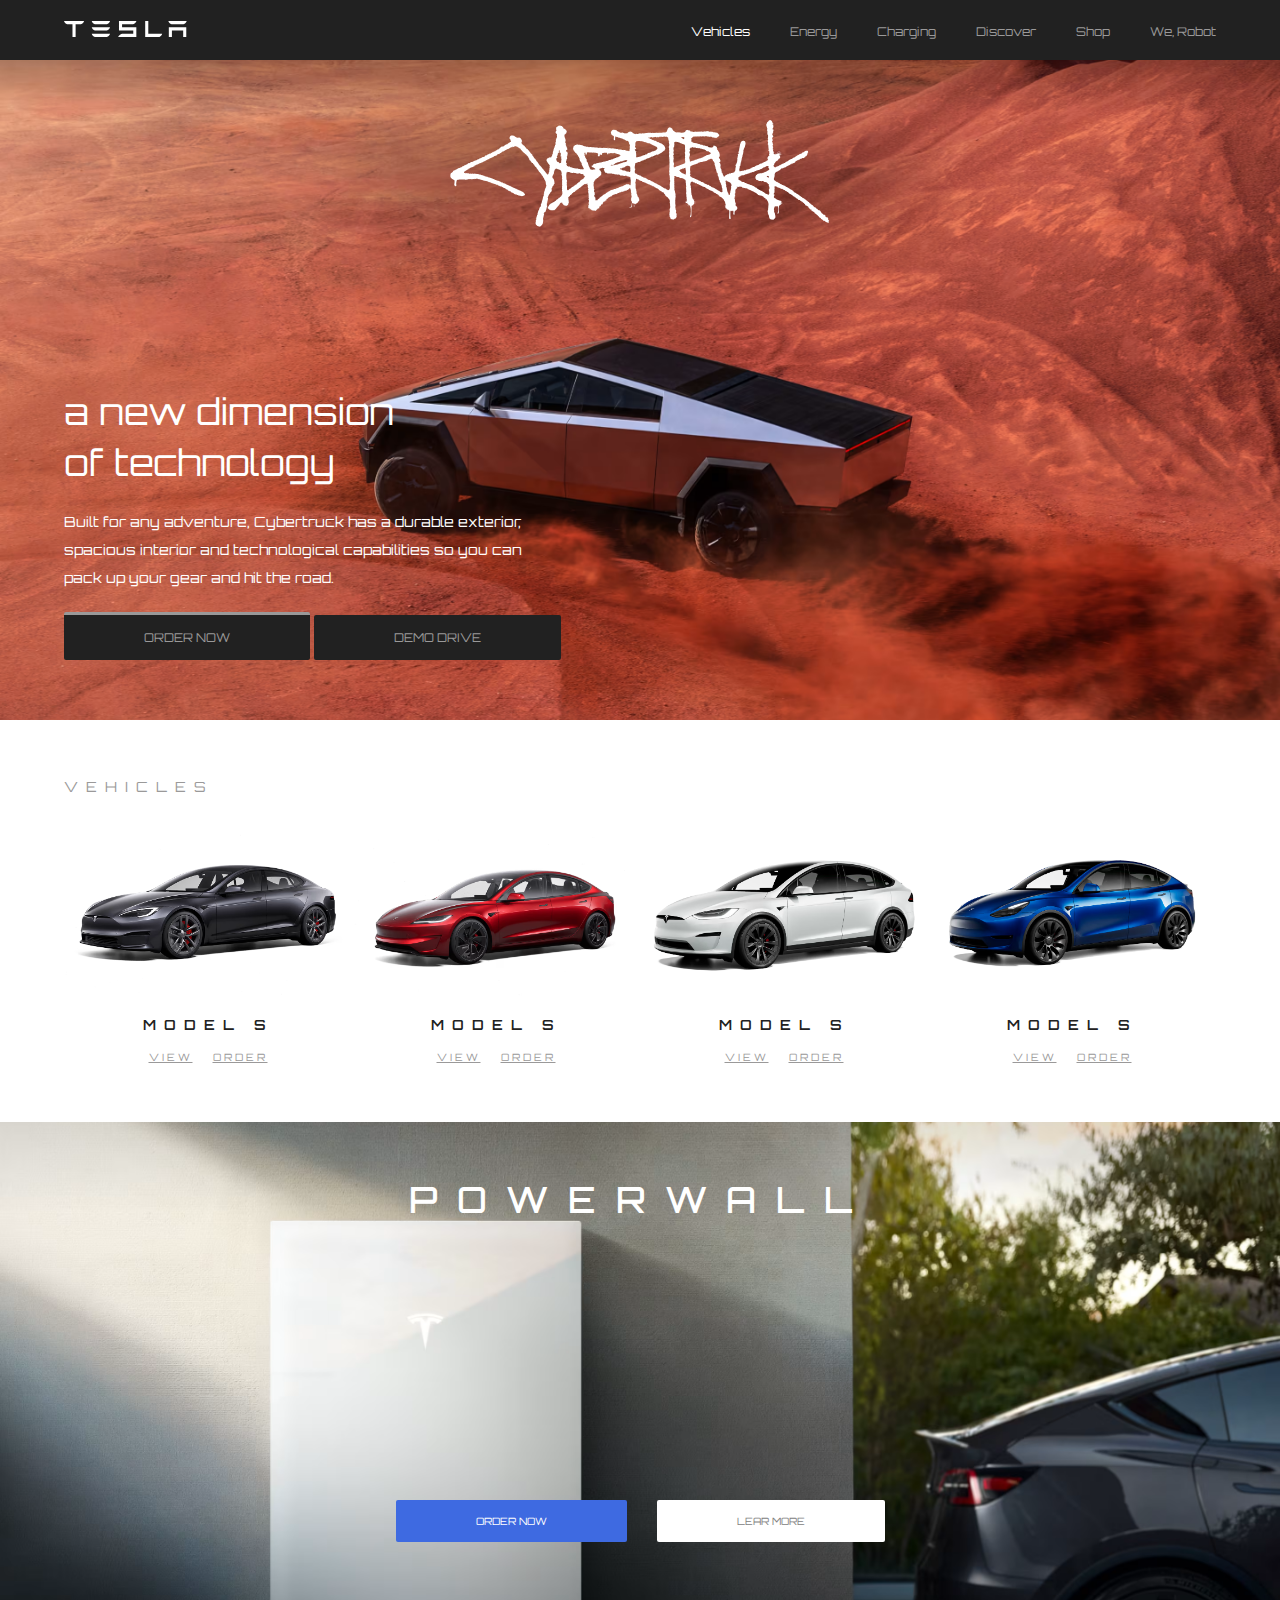
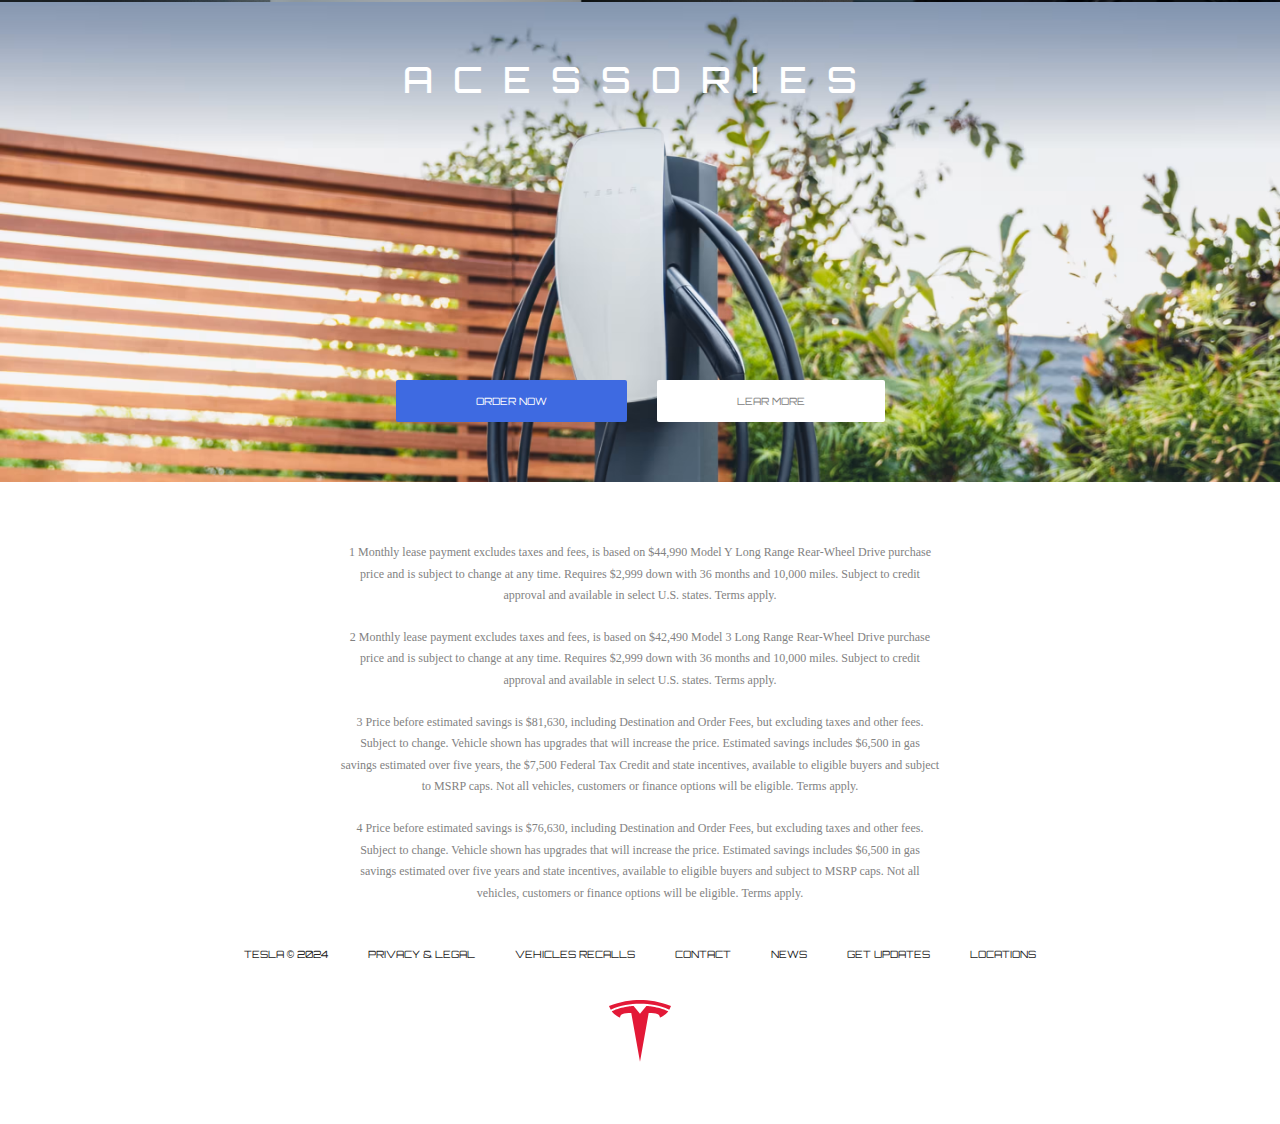
<file: index.html>
<!DOCTYPE html>
<html lang="pt-br">

<head>
    <meta charset="UTF-8">
    <meta name="viewport" content="width=device-width, initial-scale=1.0">
    <title>Tesla</title>
    <link rel="preconnect" href="https://fonts.googleapis.com">
    <link rel="preconnect" href="https://fonts.gstatic.com" crossorigin>
    <link href="https://fonts.googleapis.com/css2?family=Orbitron:wght@400..900&display=swap" rel="stylesheet">
    <link rel="stylesheet" href="css/reset.css">
    <link rel="stylesheet" href="css/style.css">
    <link rel="stylesheet" href="css/responsive.css">
</head>

<body>

    <header>
        <div class="container container-flex">
            <!-- logotipo -->
            <div class="brand">
                <figure>
                    <img src="img/logo-white.svg" alt="Logotipo da Tesla">
                </figure>
            </div>

            <!-- menu -->
            <div class="menu">
                <nav>
                    <ul>
                        <li>
                            <a class="active" href="/">Vehicles</a>
                        </li>
                        <li>
                            <a href="/">Energy</a>
                        </li>
                        <li>
                            <a href="/">Charging</a>
                        </li>
                        <li>
                            <a href="/">Discover</a>
                        </li>
                        <li>
                            <a href="/">Shop</a>
                        </li>
                        <li>
                            <a href="/">We, Robot</a>
                        </li>
                    </ul>
                </nav>
            </div>

            <div class="mobile-menu">
                <div></div>
                <div></div>
                <div></div>
            </div>
        </div>
    </header>

    <section class="hero">
        <div class="container banner">
           
            <!-- logo cybertruck -->
            <div class="brand-cybertruck">
                <figure>
                    <img src="img/logo-cybertruck.svg" alt="logo Cybertruck">
                </figure>
            </div>

            <!-- content -->
            <div class="content">
                <h1>a new dimension of technology</h1>
                <p>Built for any adventure, Cybertruck has a durable exterior, spacious interior and technological capabilities so you can pack up your gear and hit the road.</p>
                <div class="options-btns">
                    <button class="border-button">order now</button>
                    <button>demo drive</button>
                </div>
            </div>

        </div>
    </section>

    <section class="catalogue">
        <div class="container title">
            <h2>Vehicles</h2>
        </div>

        <div class="container catalogue-grid">
            <!-- item car -->
             <div class="item-car">
                <figure>
                    <img src="img/car-1.avif" alt="Car Model 1">
                </figure>
                <h3>Model S</h3>
                <div class="options">
                    <a href="menu.html">View</a>
                    <a href="menu.html">Order</a>
                </div>
             </div>

             <!-- item car -->
             <div class="item-car">
                <figure>
                    <img src="img/car-2.avif" alt="Car Model 1">
                </figure>
                <h3>Model S</h3>
                <div class="options">
                    <a href="menu.html">View</a>
                    <a href="menu.html">Order</a>
                </div>
             </div>

             <!-- item car -->
             <div class="item-car">
                <figure>
                    <img src="img/car-3.avif" alt="Car Model 1">
                </figure>
                <h3>Model S</h3>
                <div class="options">
                    <a href="menu.html">View</a>
                    <a href="menu.html">Order</a>
                </div>
             </div>

             <!-- item car -->
             <div class="item-car">
                <figure>
                    <img src="img/car-4.avif" alt="Car Model 1">
                </figure>
                <h3>Model S</h3>
                <div class="options">
                    <a href="menu.html">View</a>
                    <a href="menu.html">Order</a>
                </div>
             </div>

        </div>
    </section>

    <section class="full-banner" style="background-image: url(img/banner-2.avif);">
        <div class="product-title">
            <h2>powerwall</h2>
        </div>
        <div class="product-details">
            <button class="btn-primary">order now</button>
            <button class="btn-secondary">lear more</button>
        </div>
    </section>

    <section class="full-banner" style="background-image: url(img/banner-3.avif);">
        <div class="product-title">
            <h2>acessories</h2>
        </div>
        <div class="product-details">
            <button class="btn-primary">order now</button>
            <button class="btn-secondary">lear more</button>
        </div>
    </section>

    <footer>

        <div class="container">
            <div class="footer-block-text">
                <p>1 Monthly lease payment excludes taxes and fees, is based on $44,990 Model Y Long Range Rear-Wheel Drive purchase price and is subject to change at any time. Requires $2,999 down with 36 months and 10,000 miles. Subject to credit approval and available in select U.S. states. Terms apply.</p>
                <p>2 Monthly lease payment excludes taxes and fees, is based on $42,490 Model 3 Long Range Rear-Wheel Drive purchase price and is subject to change at any time. Requires $2,999 down with 36 months and 10,000 miles. Subject to credit approval and available in select U.S. states. Terms apply.</p>
                <p>3 Price before estimated savings is $81,630, including Destination and Order Fees, but excluding taxes and other fees. Subject to change. Vehicle shown has upgrades that will increase the price. Estimated savings includes $6,500 in gas savings estimated over five years, the $7,500 Federal Tax Credit and state incentives, available to eligible buyers and subject to MSRP caps. Not all vehicles, customers or finance options will be eligible. Terms apply.</p>
                <p>4 Price before estimated savings is $76,630, including Destination and Order Fees, but excluding taxes and other fees. Subject to change. Vehicle shown has upgrades that will increase the price. Estimated savings includes $6,500 in gas savings estimated over five years and state incentives, available to eligible buyers and subject to MSRP caps. Not all vehicles, customers or finance options will be eligible. Terms apply.</p>
        
            </div>
        </div>

        <div class="container menu-footer">
            <nav>
                <ul>
                    <li>
                        <a href="/">TESLA © 2024</a>
                    </li>
                    <li>
                        <a href="/">PRIVACY & LEGAL</a>
                    </li>
                    <li>
                        <a href="/">VEHICLES RECALLS</a>
                    </li>
                    <li>
                        <a href="/">CONTACT</a>
                    </li>
                    <li>
                        <a href="/">NEWS</a>
                    </li>
                    <li>
                        <a href="/">GET UPDATES</a>
                    </li>
                    <li>
                        <a href="/">LOCATIONS</a>
                    </li>
                </ul>
            </nav>

            <div>
                <figure>
                    <img src="img/logo-footer.svg" alt="Logotipo da Tesla">
                </figure>
            </div>
        </div>
    </footer>

</body>

</html>
</file>
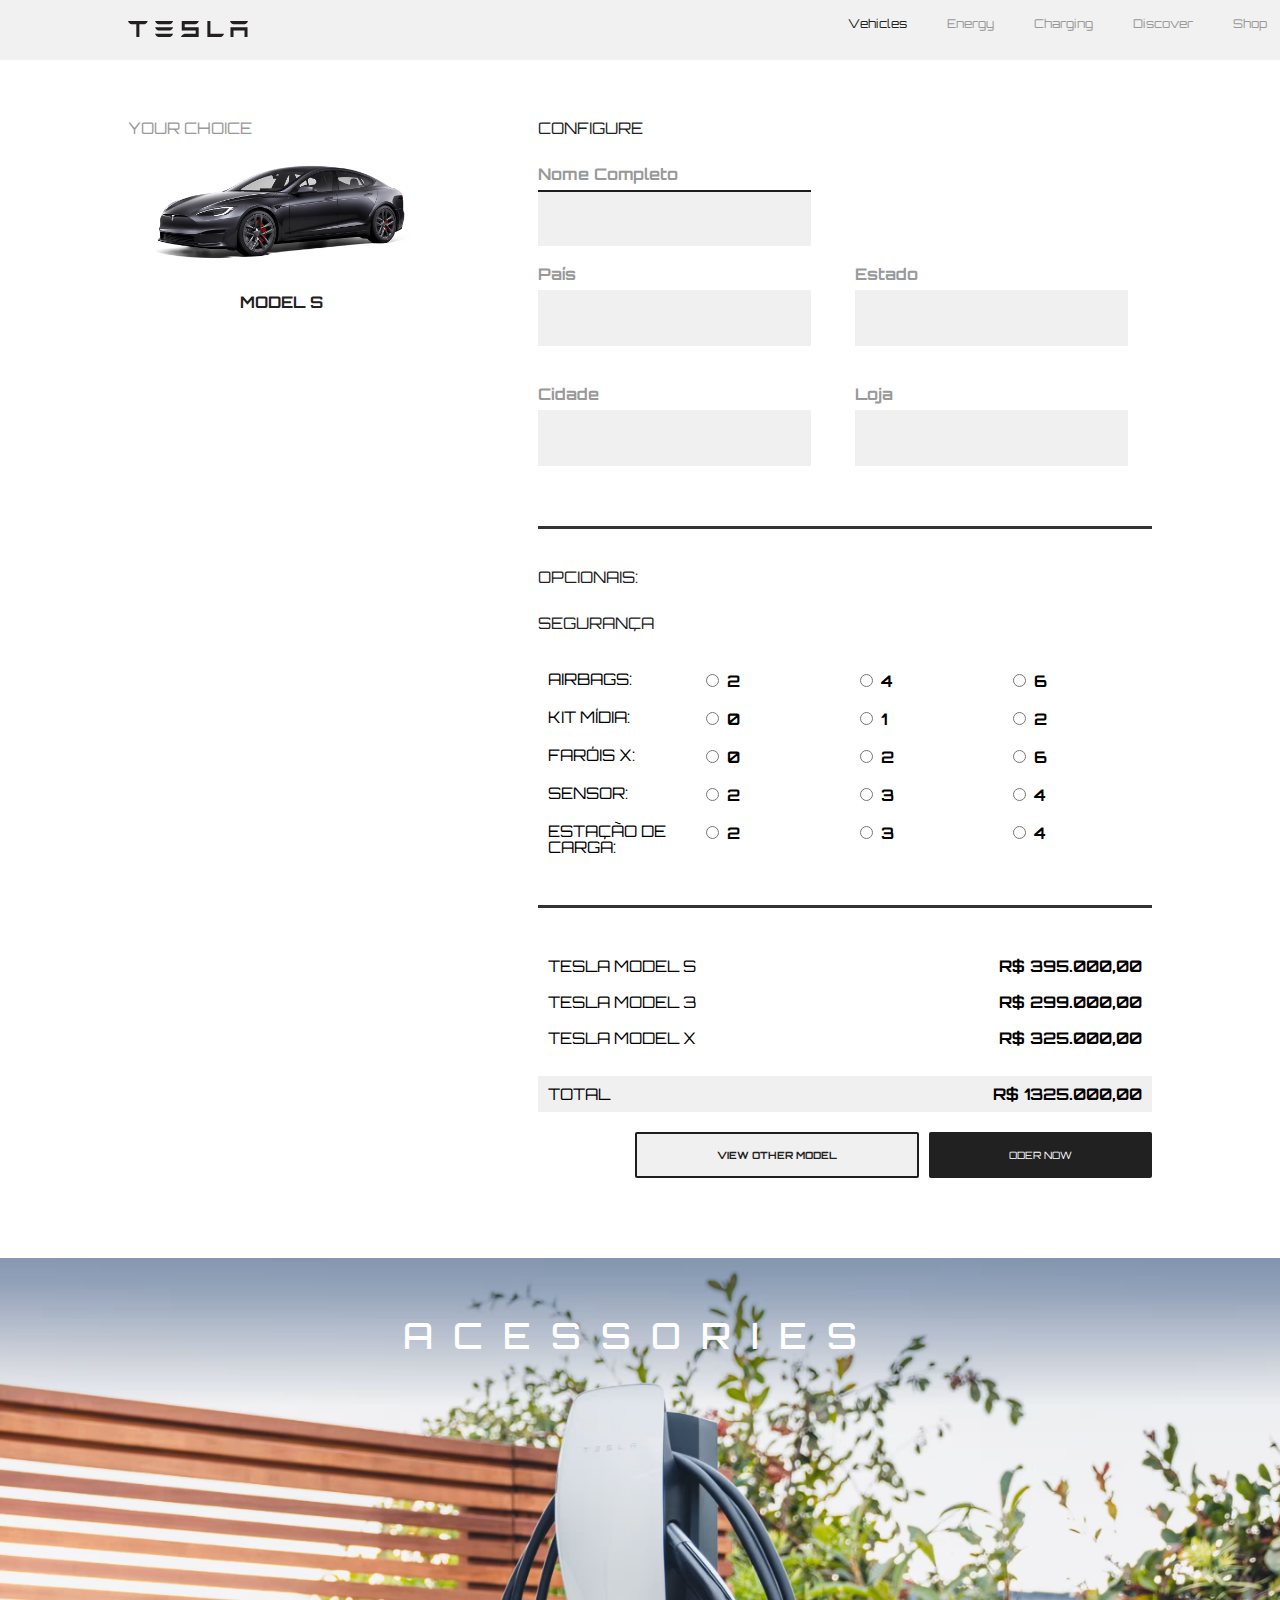
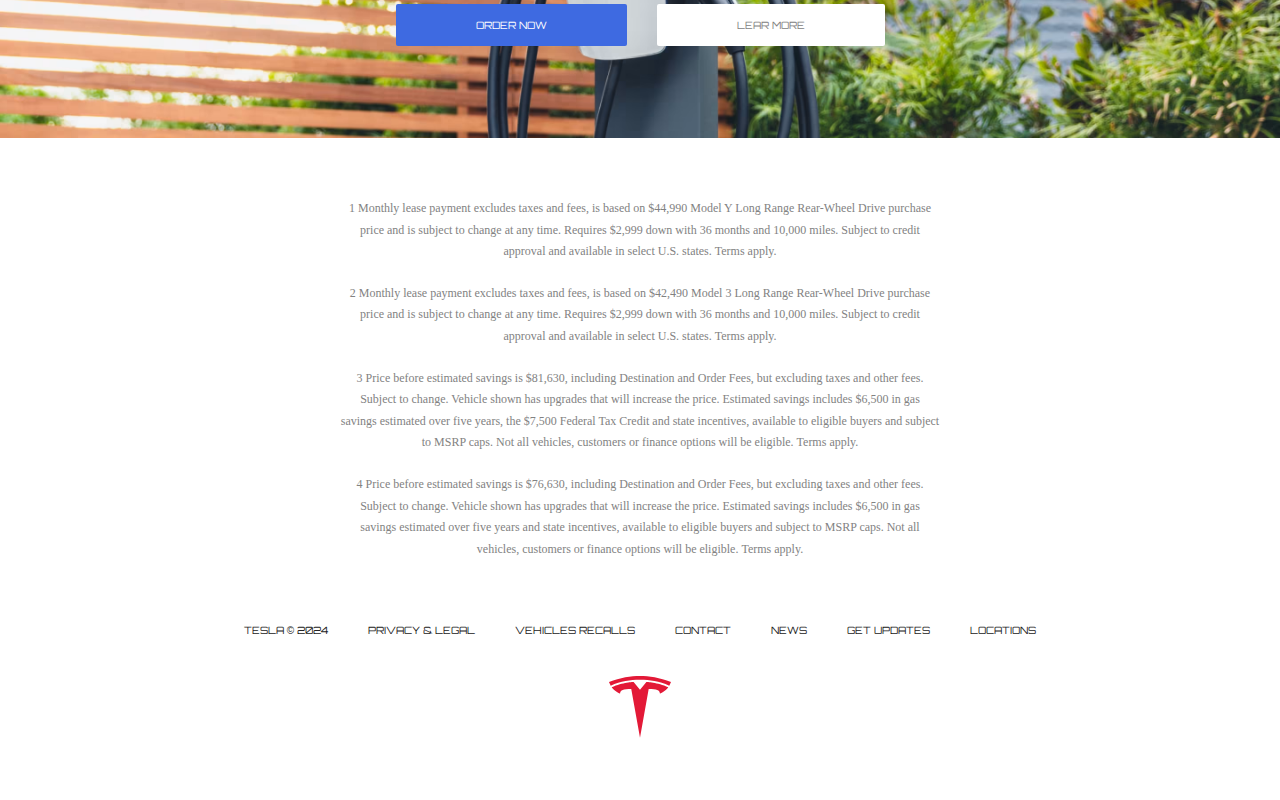
<file: menu.html>
<!DOCTYPE html>
<html lang="pt-br">

<head>
    <meta charset="UTF-8">
    <meta name="viewport" content="width=device-width, initial-scale=1.0">
    <title>Tesla</title>
    <link rel="preconnect" href="https://fonts.googleapis.com">
    <link rel="preconnect" href="https://fonts.gstatic.com" crossorigin>
    <link href="https://fonts.googleapis.com/css2?family=Orbitron:wght@400..900&display=swap" rel="stylesheet">
    <link rel="stylesheet" href="css/reset.css">
    <link rel="stylesheet" href="css/style-menu.css">
    <link rel="stylesheet" href="css/responsive-menu.css">
</head>

<body>
    <header class="header-menu">
        <div class="container container-flex">
            <!-- logotipo -->
            <div class="brand">
                <figure>
                    <img class="img-preta" src="img/logo-preta.svg" alt="Logotipo da Tesla">
                </figure>
            </div>

            <!-- menu -->
            <div class="menu">
                <nav>
                    <ul>
                        <li>
                            <a class="active" href="/">Vehicles</a>
                        </li>
                        <li>
                            <a href="/">Energy</a>
                        </li>
                        <li>
                            <a href="/">Charging</a>
                        </li>
                        <li>
                            <a href="/">Discover</a>
                        </li>
                        <li>
                            <a href="/">Shop</a>
                        </li>
                        <li>
                            <a href="/">We, Robot</a>
                        </li>
                    </ul>
                </nav>
            </div>

            <div class="mobile-menu">
                <div></div>
                <div></div>
                <div></div>
            </div>
        </div>
    </header>

    <section>
        <div>
            <div class="container">
                <div class="car-primary">
                    <div>
                        <h2>your choice</h2>
                    </div>
                    <div class="your-choice">
                        <img src="img/car-1.avif" alt="carro-model-S">
                        <h2>Model s</h2>
                    </div>
                </div>
                <div class="configure">
                    <h2>configure</h2>
                    <div class="form-container">
                        <div class="form-grid">
                            <div class="form-group">
                                <label for="nome">Nome Completo</label>
                                <input type="text" id="nome" name="nome" autofocus required>
                            </div>
                        </div>
                        <div class="form-grid">
                            <div class="form-group">
                                <label for="pais">País</label>
                                <input type="text" id="pais" name="pais">
                            </div>
                            <div class="form-group">
                                <label for="estado">Estado</label>
                                <input type="text" id="estado" name="estado">
                            </div>
                            <div class="form-group">
                                <label for="cidade">Cidade</label>
                                <input type="text" id="cidade" name="cidade">
                            </div>
                            <div class="form-group">
                                <label for="loja">Loja</label>
                                <input type="text" id="loja" name="loja">
                            </div>
                        </div>
                    </div>

                    <div class="cabecalho-table">
                        <h2>opcionais:</h2>
                        <h2>segurança</h2>
                    </div>
                    <div class="table">
                        <!-- Linha 1 -->
                        <div class="cell">Airbags:</div>
                        <div class="cell">
                            <label>
                                <input type="radio" name="airbags" value="2"> 2
                            </label>
                        </div>
                        <div class="cell">
                            <label>
                                <input type="radio" name="airbags" value="4"> 4
                            </label>
                        </div>
                        <div class="cell">
                            <label>
                                <input type="radio" name="airbags" value="6"> 6
                            </label>
                        </div>

                        <!-- Linha 2 -->
                        <div class="cell">Kit Mídia:</div>
                        <div class="cell">
                            <label>
                                <input type="radio" name="kit_midia" value="0"> 0
                            </label>
                        </div>
                        <div class="cell">
                            <label>
                                <input type="radio" name="kit_midia" value="1"> 1
                            </label>
                        </div>
                        <div class="cell">
                            <label>
                                <input type="radio" name="kit_midia" value="2"> 2
                            </label>
                        </div>

                        <!-- Linha 3 -->
                        <div class="cell">Faróis X:</div>
                        <div class="cell">
                            <label>
                                <input type="radio" name="farois_x" value="0"> 0
                            </label>
                        </div>
                        <div class="cell">
                            <label>
                                <input type="radio" name="farois_x" value="2"> 2
                            </label>
                        </div>
                        <div class="cell">
                            <label>
                                <input type="radio" name="farois_x" value="6"> 6
                            </label>
                        </div>

                        <!-- Linha 4 -->
                        <div class="cell">Sensor:</div>
                        <div class="cell">
                            <label>
                                <input type="radio" name="sensor" value="2"> 2
                            </label>
                        </div>
                        <div class="cell">
                            <label>
                                <input type="radio" name="sensor" value="3"> 3
                            </label>
                        </div>
                        <div class="cell">
                            <label>
                                <input type="radio" name="sensor" value="4"> 4
                            </label>
                        </div>

                        <!-- Linha 5 -->
                        <div class="cell">Estação de Carga:</div>
                        <div class="cell">
                            <label>
                                <input type="radio" name="estacao_carga" value="2"> 2
                            </label>
                        </div>
                        <div class="cell">
                            <label>
                                <input type="radio" name="estacao_carga" value="3"> 3
                            </label>
                        </div>
                        <div class="cell">
                            <label>
                                <input type="radio" name="estacao_carga" value="4"> 4
                            </label>
                        </div>
                    </div>
                    <div class="valores">
                        <div class="row">
                            <div class="name">Tesla Model S</div>
                            <div class="value">R$ 395.000,00</div>
                        </div>
                        <div class="row">
                            <div class="name">Tesla Model 3</div>
                            <div class="value">R$ 299.000,00</div>
                        </div>
                        <div class="row">
                            <div class="name">Tesla Model X</div>
                            <div class="value">R$ 325.000,00</div>
                        </div>
                        <div class="total">
                            <div class="name">total</div>
                            <div class="value">R$ 1325.000,00</div>
                        </div>
                        <div class="valores-botao">
                            <button class="btn-primary-valores">VIEW OTHER MODEL</button>
                            <button class="btn-secondary-valores">ODER NOW</button>
                        </div>
                    </div>


                </div>

            </div>
        </div>
    </section>

    <section class="full-banner" style="background-image: url(img/banner-3.avif); display: block;">
        <div class="product-title">
            <h2>acessories</h2>
        </div>
        <div class="product-details">
            <button class="btn-primary">order now</button>
            <button class="btn-secondary">lear more</button>
        </div>
    </section>

    <section>

    </section>

    <footer>

        <div class="container">
            <div class="footer-block-text">
                <p>1 Monthly lease payment excludes taxes and fees, is based on $44,990 Model Y Long Range Rear-Wheel
                    Drive purchase price and is subject to change at any time. Requires $2,999 down with 36 months and
                    10,000 miles. Subject to credit approval and available in select U.S. states. Terms apply.</p>
                <p>2 Monthly lease payment excludes taxes and fees, is based on $42,490 Model 3 Long Range Rear-Wheel
                    Drive purchase price and is subject to change at any time. Requires $2,999 down with 36 months and
                    10,000 miles. Subject to credit approval and available in select U.S. states. Terms apply.</p>
                <p>3 Price before estimated savings is $81,630, including Destination and Order Fees, but excluding
                    taxes and other fees. Subject to change. Vehicle shown has upgrades that will increase the price.
                    Estimated savings includes $6,500 in gas savings estimated over five years, the $7,500 Federal Tax
                    Credit and state incentives, available to eligible buyers and subject to MSRP caps. Not all
                    vehicles, customers or finance options will be eligible. Terms apply.</p>
                <p>4 Price before estimated savings is $76,630, including Destination and Order Fees, but excluding
                    taxes and other fees. Subject to change. Vehicle shown has upgrades that will increase the price.
                    Estimated savings includes $6,500 in gas savings estimated over five years and state incentives,
                    available to eligible buyers and subject to MSRP caps. Not all vehicles, customers or finance
                    options will be eligible. Terms apply.</p>

            </div>
        </div>

        <div class="container menu-footer">
            <nav>
                <ul>
                    <li>
                        <a href="/">TESLA © 2024</a>
                    </li>
                    <li>
                        <a href="/">PRIVACY & LEGAL</a>
                    </li>
                    <li>
                        <a href="/">VEHICLES RECALLS</a>
                    </li>
                    <li>
                        <a href="/">CONTACT</a>
                    </li>
                    <li>
                        <a href="/">NEWS</a>
                    </li>
                    <li>
                        <a href="/">GET UPDATES</a>
                    </li>
                    <li>
                        <a href="/">LOCATIONS</a>
                    </li>
                </ul>
            </nav>

            <div>
                <figure>
                    <img src="img/logo-footer.svg" alt="Logotipo da Tesla">
                </figure>
            </div>
        </div>
    </footer>
</body>

</html>
</file>
<file: css/style.css>
body{
    font-family: "Orbitron", sans-serif;
}

header{
    background-color: #212121;
}

.container{
    max-width: 1240px;
    margin: 0 auto;
}

.container-flex{
    display: flex;
    justify-content: space-between;
    align-items: center;
    height: 60px;
}

.menu nav ul{
    display: flex;
    gap: 40px;
}

.menu nav ul li a{
    color: #9A9999;
    text-decoration: none;
    font-size: 12px;
}

.menu nav ul li a:hover{
    color: #fff;
}

.menu ul li a.active{
    color: #fff;
}

.hero{
    background-image: url(../img/banner-1.avif);
    background-position: center;
    background-size: cover;
    background-repeat: no-repeat;
}

.banner{
    height: 60vh;
    display: flex;
    flex-direction: column;
    justify-content: space-between;
    padding: 60px 0;
}

.brand-cybertruck{
    text-align: center;
}

.content{
    display: flex;
    flex-direction: column;
    gap: 20px;
}

.content h1{
    font-size: 36px;
    color: #fff;
    font-weight: normal;
    width: 30%;
    line-height: 1.4;
}

.content p{
    color: #fff;
    font-size: 14px;
    font-weight: 100;
    width: 40%;
    line-height: 2;
}

.content button{
    background-color: #212121;
    border: none;
    color: #9A9999;
    font-family: inherit;
    text-transform: uppercase;
    padding: 15px 80px;
    font-size: 12px;
    border-radius: 2px;
}

button.border-button{
    border-top: 3px solid #9A9999;
}

.catalogue{
    padding: 60px 0;
}

.catalogue h2{
    color: #9A9999;
    font-size: 14px;
    text-transform: uppercase;
    letter-spacing: 8px;
}

.catalogue-grid{
    display: flex;
}

.item-car{
    text-align: center;
    display: flex;
    flex-direction: column;
    gap: 20px;
}

.item-car img{
    width: 100%;
}

.item-car h3{
    color: #212121;
    font-size: 14px;
    text-transform: uppercase;
    font-weight: 600;
    letter-spacing: 8px;
}

.options{
    display: flex;
    justify-content: center;
    gap: 20px;
}

.item-car .options a{
    color: #9A9999;
    font-size: 10px;
    text-transform: uppercase;
    letter-spacing: 3px;
}

.title{
    margin-bottom: 40px;
}

.full-banner{
    background-position: center;
    background-size: cover;
    text-align: center;
    height: 360px;
    display: flex;
    flex-direction: column;
    justify-content: space-between;
    padding: 60px 0;
}

.full-banner h2{
    color: #fff;
    font-size: 36px;
    text-transform: uppercase;
    font-weight: 500;
    letter-spacing: 20px;
}

.product-details{
    display: flex;
    justify-content: center;
    gap: 30px;
}

.btn-primary{
    background-color: #3E6AE1;
    border: none;
    color: #fff;
    text-transform: uppercase;
    font-family: orbitron;
    font-size: 10px;
    padding: 15px 80px;
    border-radius: 2px;
    transition: all 0.3s;
    cursor: pointer;
}

.btn-primary:hover, .btn-secondary:hover{
    background-color: #212121;
    transition: all 0.3s;
}

.btn-secondary{
    background-color: #ffffff;
    border: none;
    color: #828282;
    text-transform: uppercase;
    font-family: orbitron;
    font-size: 10px;
    padding: 15px 80px;
    border-radius: 2px;
    transition: all 0.3s;
    cursor: pointer;
}

footer{
    padding: 60px 0;
}

.menu-footer{
    display: flex;
    flex-direction: column;
    align-items: center;
    text-align: center;
    gap: 40px;
}

.menu-footer ul{
    display: flex;
    gap: 40px;
}

.menu-footer ul li a{
    text-decoration: none;
    color: #212121;
    font-size: 10px;
}

.footer-block-text{
    width: 600px;
    margin: 0 auto;
    font-size: 12px;
    color: #828282;
    text-align: center;
    margin-bottom: 40px;
    font-family: Inter;
}

.footer-block-text p{
    margin-bottom: 20px;
    line-height: 1.8;
}

.mobile-menu{
    display: flex;
    flex-direction: column;
    gap: 4px;
    transition: all 0.2s;
    display: none;
}

.mobile-menu:hover{
    opacity: 0.85;
    transition: all 0.2s;
}

.mobile-menu div{
    width: 30px;
    height: 2px;
    background-color: #fff;
}
</file>
<file: css/responsive.css>
/* 2xl */
@media (max-width: 1536px) {
    
}

/* xl */
@media (max-width: 1280px) {
    .container{
        max-width: calc(1280px - 10%);
    }
}

/* lg */
@media (max-width: 1024px) {
   
    .container{
        max-width: calc(1024px - 10%);
        margin: 0 40px;
    }

    .content h1{
        font-size: 36px;
        width: 100%;
    }

    .content p{
        width: 100%;
    }
    
    .brand-cybertruck img{
        width: 50%;
    }

    .catalogue-grid{
        flex-wrap: wrap;
    }
    
}

/* md */
@media (max-width: 768px) {
    .container{
        max-width: calc(768px - 10%);
        margin: 0 20px;
    }

    .menu{
        display: none;
    }

    .mobile-menu{
        display: flex;
    }

    .footer-block-text{
        width: 100%;
    }

    .content h1{
        font-size: 26px;
    }

    .menu-footer ul{
        flex-direction: column;
    }

    .full-banner{
        padding: 40px;
        height: 70vh;
    }

    .full-banner h2{
        font-size: 22px;
    }

    .product-details{
        flex-direction: column;
    }

    .options-btns{
        display: flex;
        flex-direction: column;
        gap: 10px;
    }

    .options-btns button{
        width: 100%;
        display: flex;
        justify-content: center;
    }

    .title{
        text-align: center;
    }
}
   

/* sm */
@media (max-width: 640px) {
    .container{
        max-width: calc(640px - 10%);
        margin: 0 20px;
    }

    .content h1{
        font-size: 32px;
    }

    .full-banner h2{
        font-size: 18px;
    }
}

/* xs */
@media (max-width: 475px) {
    .container{
        max-width: calc(475px - 10%);
        margin: 0 20px;
    }

    .content h1{
        font-size: 20px;
    }
}
</file>
<file: css/style-menu.css>
body {
    font-family: "Orbitron", sans-serif;
}

header {
    background-color: #f1f1f1;
}


.container {
    max-width: 100%;
    margin: 0 auto;
    display: flex;
    flex-direction: grid;
    grid-template-rows: auto auto;
    margin-left: 10%;
    margin-right: 10%;
}

.container-flex {
    display: flex;
    justify-content: space-between;
    align-items: center;
    height: 60px;
}

.menu {
margin-left: 600px;
}

.menu nav ul {
    display: flex;
    gap: 40px;
}

.menu nav ul li a {
    color: #9a9999;
    text-decoration: none;
    font-size: 12px;
}

.menu nav ul li a:hover {
    color: #212121;
}

.menu ul li a.active {
    color: #212121;
}

footer {
    padding: 60px 0;
}

.menu-footer {
    display: flex;
    flex-direction: column;
    align-items: center;
    text-align: center;
    gap: 40px;
}

.img-preta {
    width: 120px;
    height: auto;
}

.menu-footer ul {
    display: flex;
    gap: 40px;
}

.menu-footer ul li a {
    text-decoration: none;
    color: #212121;
    font-size: 10px;
}

.footer-block-text {
    width: 600px;
    margin: 0 auto;
    font-size: 12px;
    color: #828282;
    text-align: center;
    margin-bottom: 40px;
    font-family: Inter;
}

.footer-block-text p {
    margin-bottom: 20px;
    line-height: 1.8;
}

.product-details{
    display: flex;
    justify-content: center;
    gap: 30px;
    margin-top: 250px;
}

.btn-primary{
    background-color: #3E6AE1;
    border: none;
    color: #fff;
    text-transform: uppercase;
    font-family: orbitron;
    font-size: 10px;
    padding: 15px 80px;
    border-radius: 2px;
    transition: all 0.3s;
    cursor: pointer;
}

.btn-primary:hover, .btn-secondary:hover{
    background-color: #212121;
    transition: all 0.3s;
}

.btn-secondary{
    background-color: #ffffff;
    border: none;
    color: #828282;
    text-transform: uppercase;
    font-family: orbitron;
    font-size: 10px;
    padding: 15px 80px;
    border-radius: 2px;
    transition: all 0.3s;
    cursor: pointer;
}


.full-banner {
    background-position: center;
    background-size: cover;
    text-align: center;
    height: 360px;
    display: flex;
    flex-direction: column;
    justify-content: space-between;
    padding: 60px 0;
}

.full-banner h2 {
    color: #fff;
    font-size: 36px;
    text-transform: uppercase;
    font-weight: 500;
    letter-spacing: 20px;
}

.product-details {
    display: flex;
    justify-content: center;
    gap: 30px;
}

.menu-primary {
    display: flex;
    margin-top: 60px;
    height: 60vh;
}

.car-primary {
    width: 30%;
    margin-top: 60px;
}

.car-primary h2 {
    color: #9A9999;
    text-transform: uppercase;
}

.configure {
    width: 60%;
    margin-top: 60px;
    margin-left: 10%;
}

.configure h2 {
    margin-bottom: 30px;
    color: #212121;
    text-transform: uppercase;
}

.cabecalho-table h2 {
    color: #212121;
    text-transform: uppercase;
}

.your-choice {
    text-align: center;
}

.your-choice h2{
    font-weight: bold;
    color: #212121;
}

.your-choice img {
    width: 90%;
}

.form-container {
    background-color: white;
    border-radius: 5px;
}

.form-container h2 {
    margin-bottom: 20px;
    text-transform: uppercase;
}

.form-container label {
    display: block;
    margin-bottom: 8px;
    font-weight: bold;
    color: #9A9999;
}

.form-container input[type="text"],
.form-container input[type="email"],
.form-container input[type="password"],
.form-container input[type="date"],
.form-container select {
    width: 100%;
    padding: 8px;
    margin-bottom: 20px;
    border: 1px solid #ccc;
    border-radius: 4px;
}

.form-container input[type="submit"] {
    width: 100%;
    background-color: #4caf50;
    color: white;
    padding: 10px;
    border: none;
    border-radius: 4px;
    cursor: pointer;
}

.form-container input[type="submit"]:hover {
    background-color: #45a049;
}

.table {
    display: grid;
    grid-template-columns: repeat(4, 1fr);
    /* 4 colunas de largura igual */
    width: 100%;
    border-bottom: 3px solid #333;
    margin-bottom: 40px;
    padding-bottom: 40px;
}

.cell {
    padding: 10px;
    text-align: left;
    text-transform: uppercase;
}

.form-container {
    margin: 0 auto;
    border-bottom: 3px solid #333;
    margin-bottom: 40px;
    padding-bottom: 40px;
    border-radius: 0 !important;
}

.form-grid {
    display: grid;
    grid-template-columns: 1fr 1fr;
    /* Duas colunas */
    gap: 20px;
}

.form-group {
    display: flex;
    flex-direction: column;
    margin-right: 40px;
}

label {
    margin-bottom: 5px;
    font-weight: bold;
}

input[type="text"] {
    font-size: 14pt;
    height: 40px;
    padding: 10px;
    background-color: #f0f0f0;
    border: none !important;
    border-top: 3px solid transparent;
    border-radius: 0 !important;
    /* Cantos quadrados */
    outline: none;
    transition: border-top-color 0.3s ease;
}

input[type="text"]:focus {
    height: 38px;
    border-top: #1e1e1e solid 2px !important;
    border-top-color: #1e1e1e !important;
}

.valores {
    display: flex;
    flex-direction: column;
    margin: auto;
    margin-bottom: 40px;
    padding-bottom: 40px;
}

.row {
    display: flex;
    justify-content: space-between;
    padding: 10px;
}

.name {
    text-align: right;
    text-transform: uppercase;
    color: #000;
}

.value {
    text-align: left;
    font-weight: bold;
}

.total {
    margin-top: 20px;
    display: flex;
    justify-content: space-between;
    padding: 10px;
    background-color: #F0F0F0;
}

.valores-botao{
    display: flex;
    justify-content: end;
    margin-top: 20px;
}
.btn-primary-valores {
    background-color: #F0F0F0;
    border: #1e1e1e solid 2px;
    color: #212121;
    text-transform: uppercase;
    font-family: orbitron;
    font-size: 10px;
    padding: 15px 80px;
    border-radius: 2px;
    transition: all 0.3s;
    cursor: pointer;
    font-weight: bold;
    margin-right: 10px;
}

.btn-primary-valores:hover {
    background-color: #212121;
    transition: all 0.3s;
    color: #ffffff ;
}

.btn-secondary-valores:hover {
    background-color: #F0F0F0;
    transition: all 0.3s;
    color: #212121;

}

.btn-secondary-valores {
    background-color: #212121;
    border: none;
    color: #ffffff;
    text-transform: uppercase;
    font-family: orbitron;
    font-size: 10px;
    padding: 15px 80px;
    border-radius: 2px;
    transition: all 0.3s;
    cursor: pointer;
}
</file>
<file: css/responsive-menu.css>
/* Responsividade para telas menores */
@media (max-width: 1024px) {
    .container {
        display: contents;
        flex-direction: row;
        justify-content: center;
    }
    .car-primary{
        margin-left: 30%;
    }
    .container-flex {
        flex-direction: column;
        align-items: center;
        gap: 20px;
    }

    .mobile-menu div {
        width: 30px;
        height: 2px;
        background-color: #fff;
    }

    .header-menu {
        height: 70px;
    }

    .img-preta{
        margin-top: 30px;
        margin-left: 20px;
    }

    .menu ul li a {
        font-size: 14px;
    }

    .configure {
        width: 100%;
        margin: 0;
    }

    .form-grid {
        grid-template-columns: 1fr;
        gap: 15px;
    }

    .table {
        grid-template-columns: 1fr 1fr;
    }

    .valores {
        align-items: center;
    }

    .row {
        flex-direction: column;
        text-align: center;
    }
}

@media (max-width: 768px) {
    .menu nav ul {
        display: none; /* Esconde o menu em telas menores */
    }
    
    .car-primary {
        display: flex;
        flex-direction: row;
        justify-content: center;
    }

    .header-menu {
        height: 70px;
    }

    .img-preta{
        margin-top: 30px;
        margin-left: 20px;
    }

    .mobile-menu {
        display: flex;
    }

    .footer-block-text {
        width: 100%;
        padding: 0 10px;
        font-size: 10px;
    }

    .product-details {
        flex-direction: column;
        gap: 15px;
    }

    .btn-primary, .btn-secondary, .btn-primary-valores, .btn-secondary-valores {
        padding: 10px 40px;
        font-size: 8px;
    }

    .valores {
        width: 100%;
    }
}
</file>
